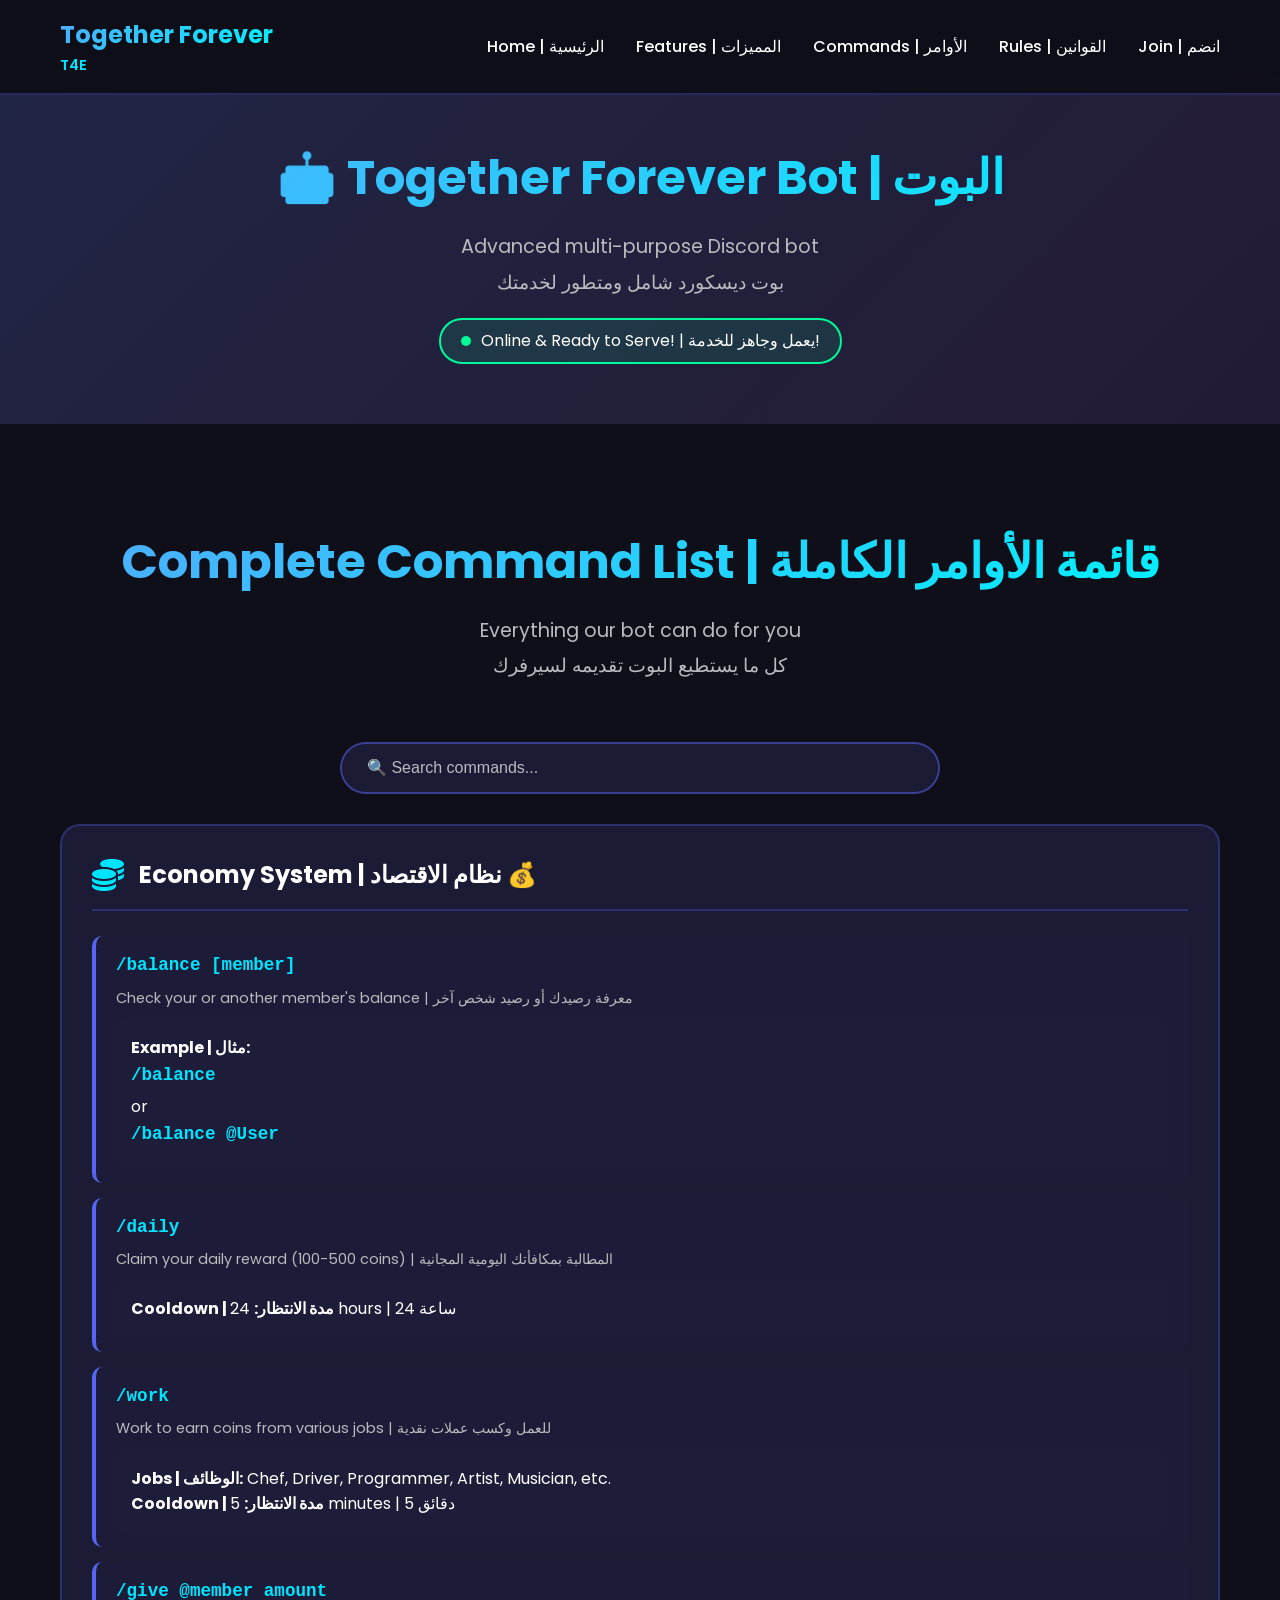
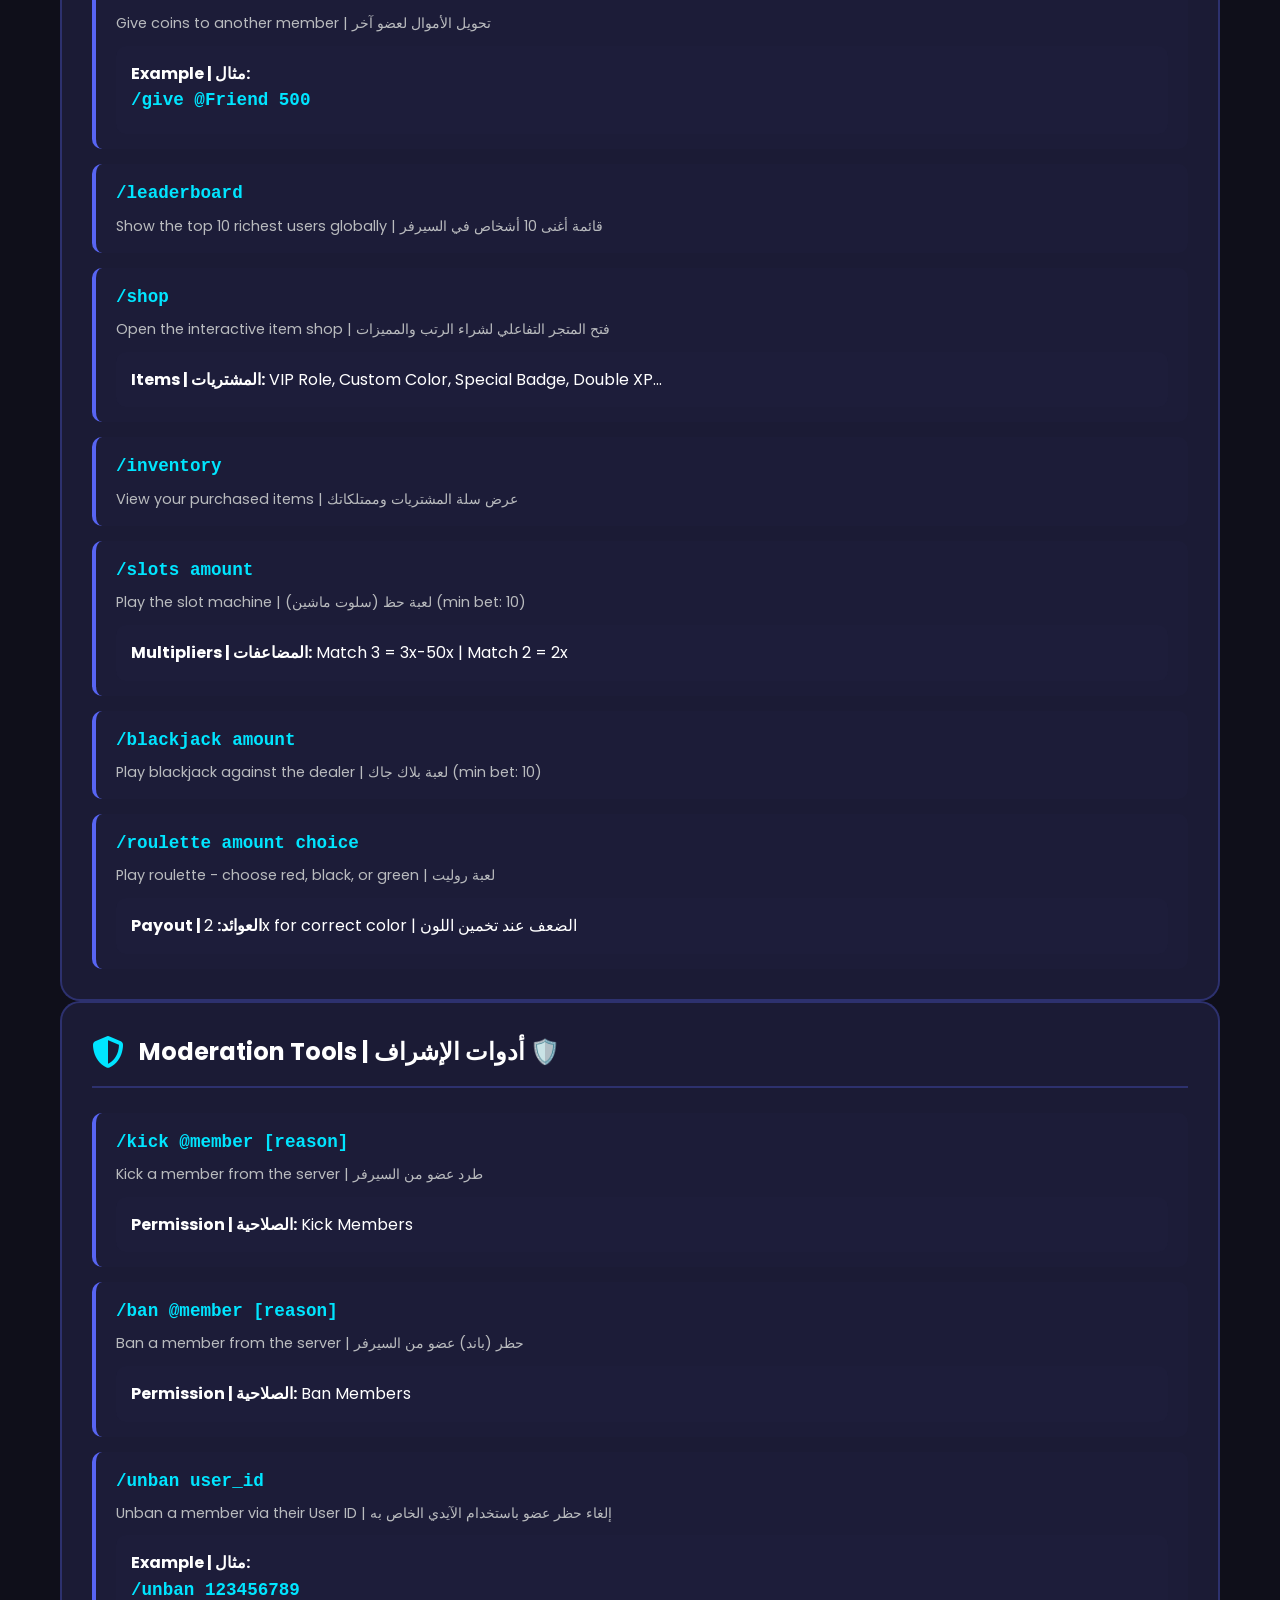
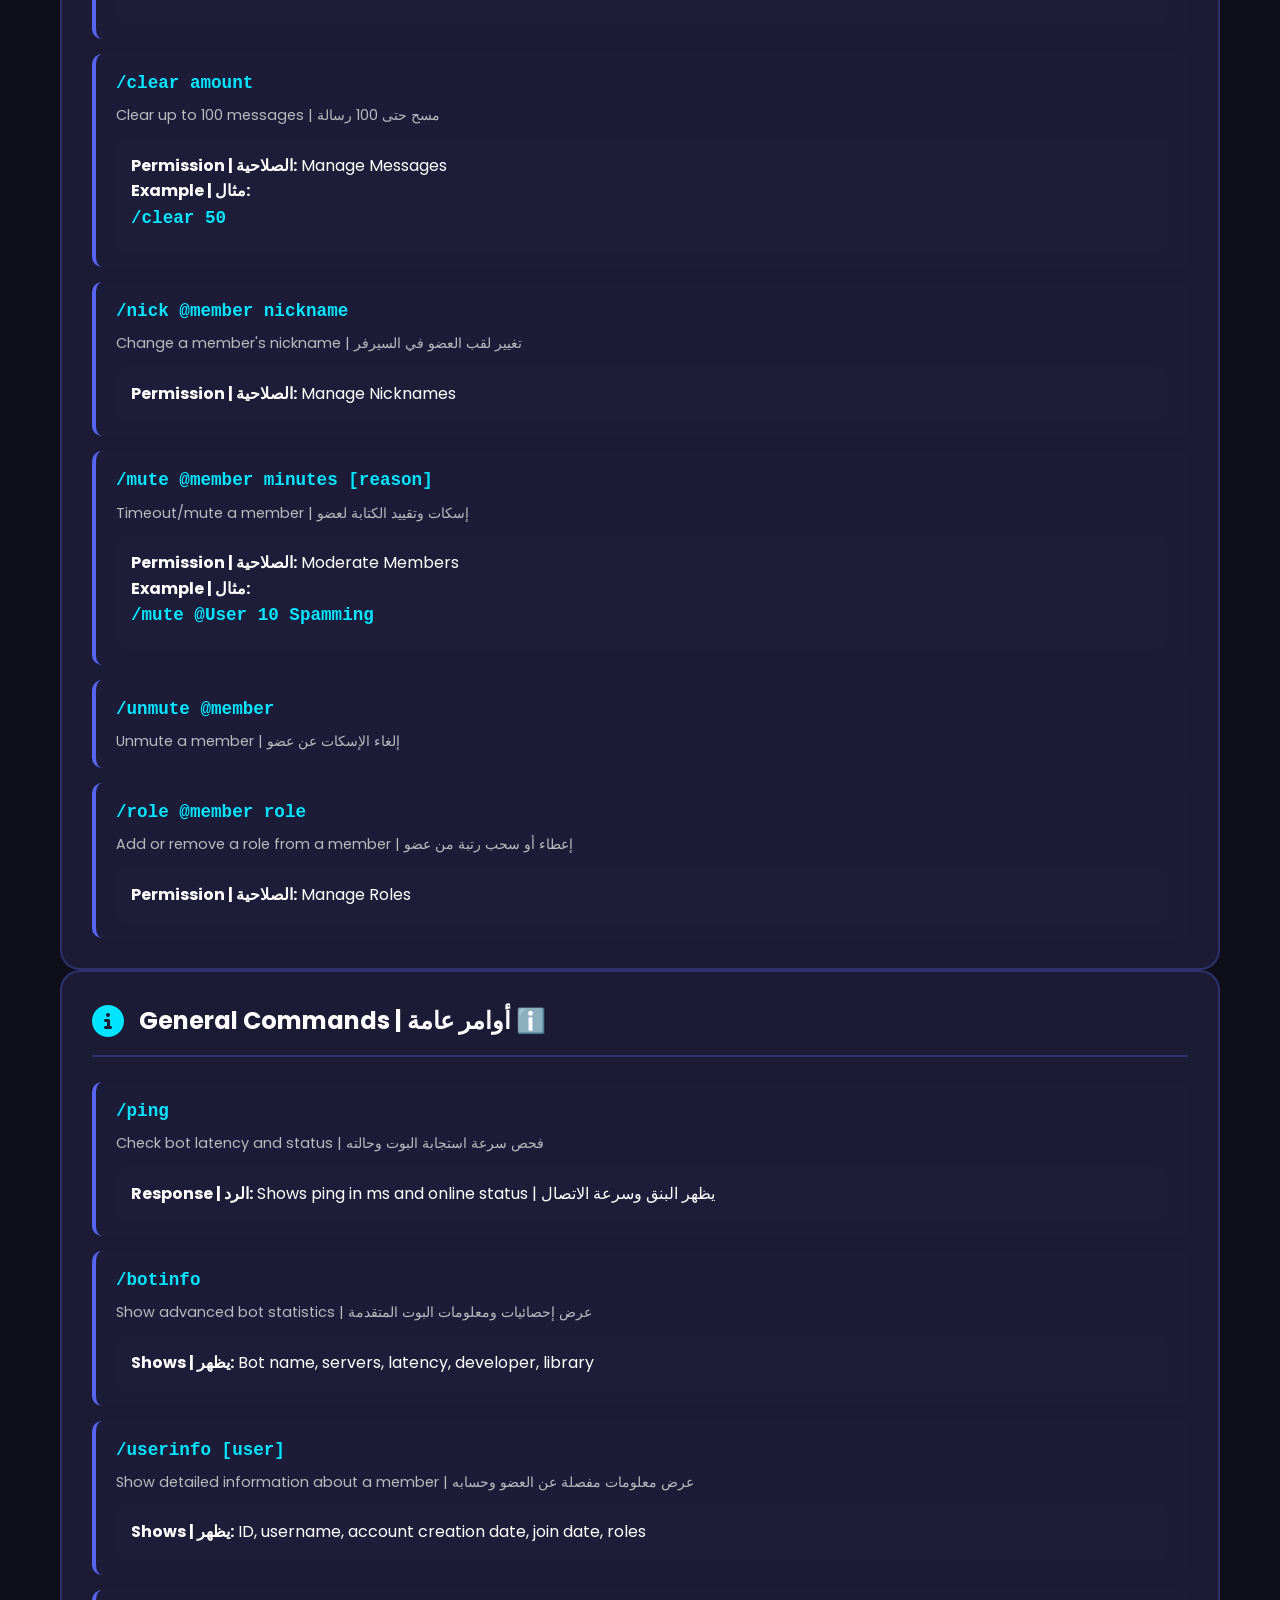
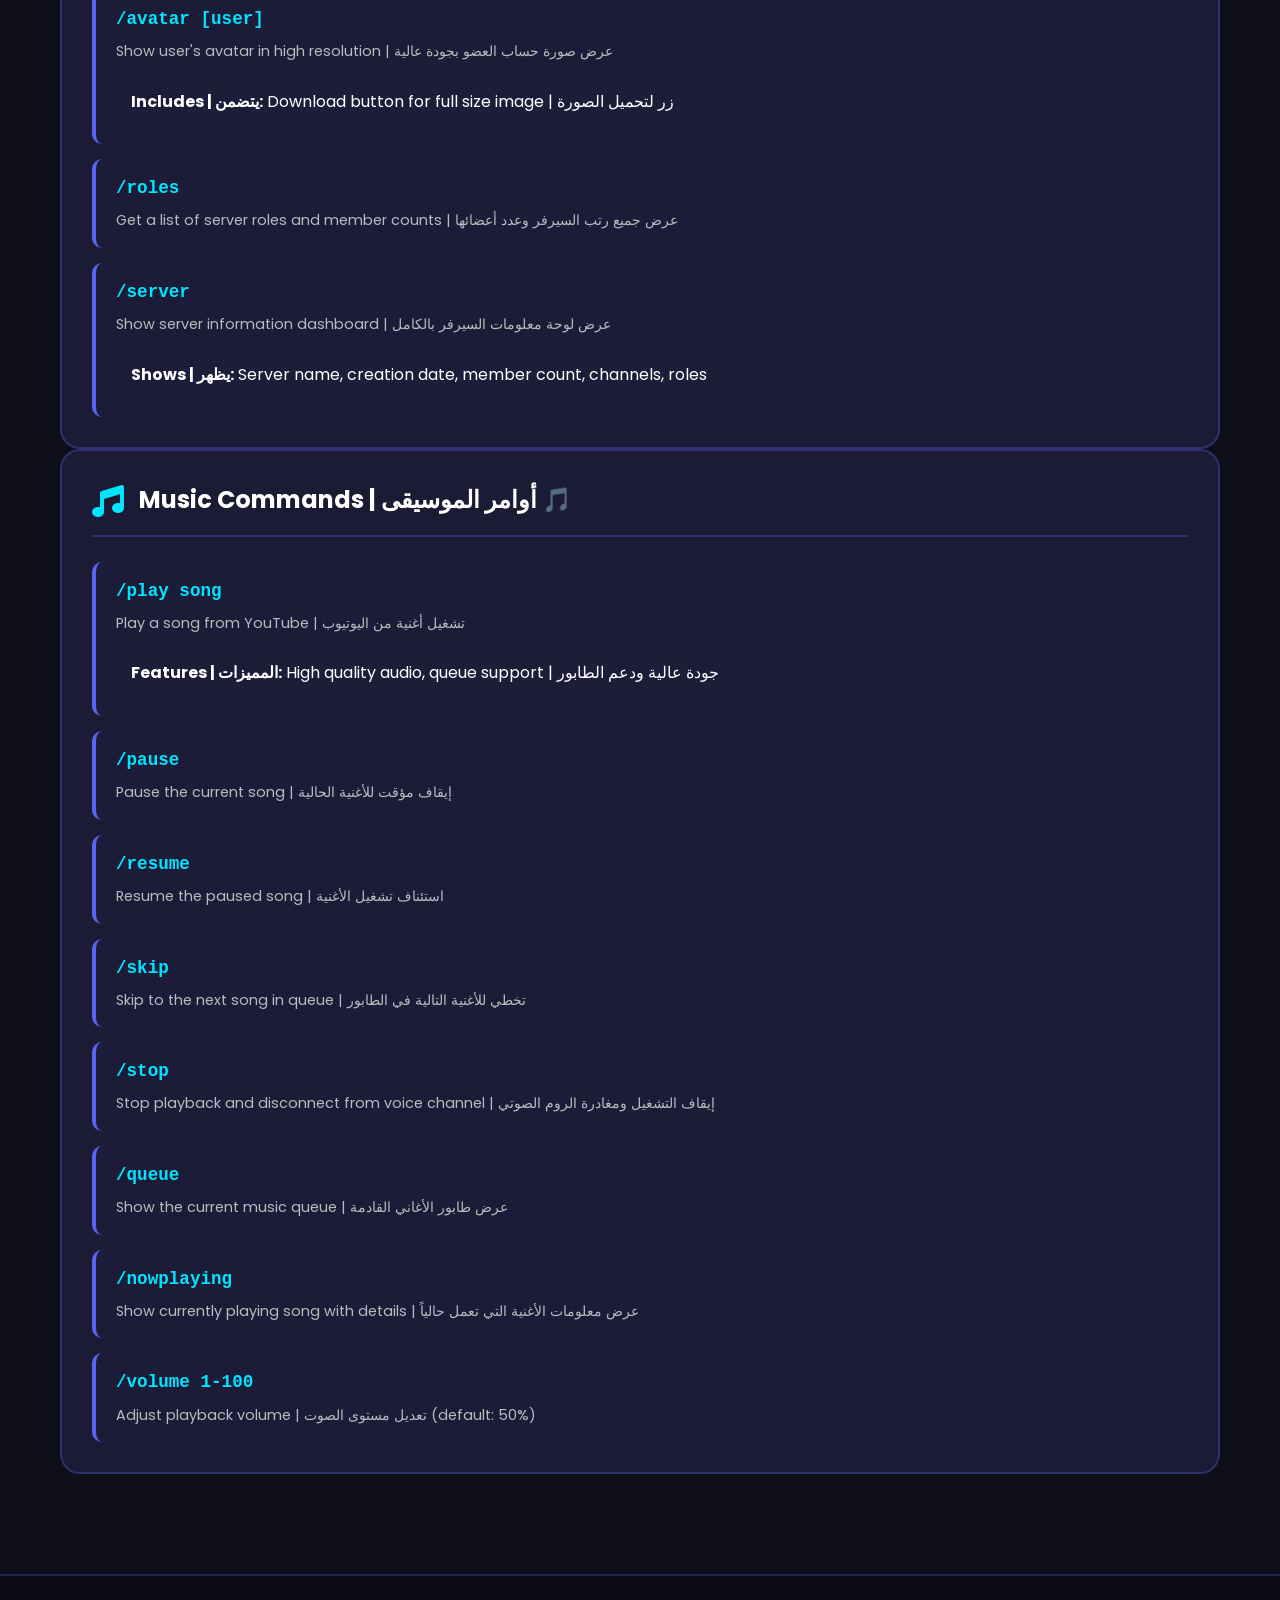
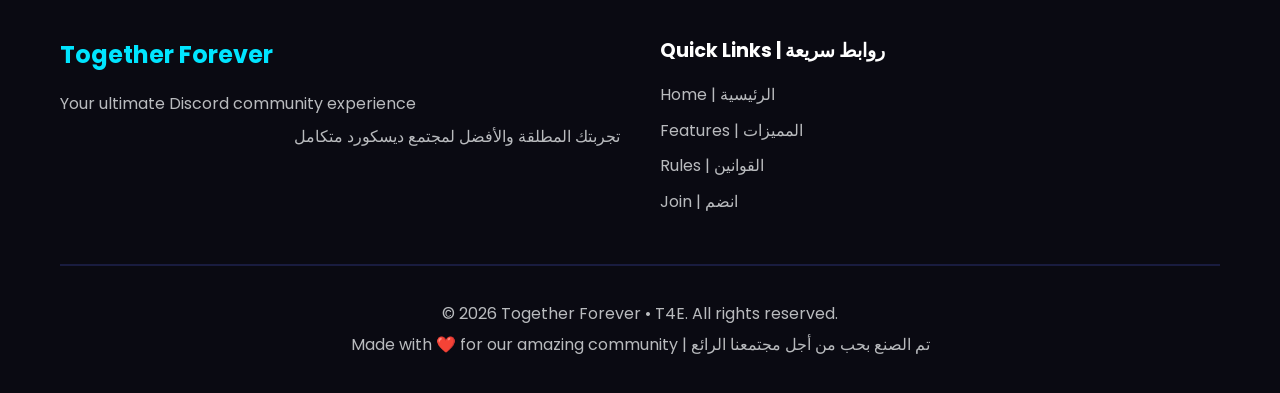
<file: commands.html>
<!DOCTYPE html>
<html lang="en">
<head>
    <meta charset="UTF-8">
    <meta name="viewport" content="width=device-width, initial-scale=1.0">
    <title>Bot Commands - Together Forever • T4E</title>
    <link rel="stylesheet" href="styles.css">
    <link rel="preconnect" href="https://fonts.googleapis.com">
    <link rel="preconnect" href="https://fonts.gstatic.com" crossorigin>
    <link href="https://fonts.googleapis.com/css2?family=Poppins:wght@300;400;500;600;700;800&display=swap" rel="stylesheet">
    <link rel="stylesheet" href="https://cdnjs.cloudflare.com/ajax/libs/font-awesome/6.4.0/css/all.min.css">
    <style>
        body {
            padding-top: 80px;
        }
        
        .bot-header {
            text-align: center;
            padding: 60px 20px;
            background: linear-gradient(135deg, rgba(102, 126, 234, 0.2) 0%, rgba(118, 75, 162, 0.2) 100%);
        }
        
        .bot-avatar {
            width: 150px;
            height: 150px;
            border-radius: 50%;
            border: 4px solid var(--accent-color);
            box-shadow: 0 10px 40px rgba(0, 229, 255, 0.4);
            margin-bottom: 20px;
        }
        
        .bot-status {
            display: inline-flex;
            align-items: center;
            gap: 10px;
            background: rgba(0, 250, 154, 0.1);
            border: 2px solid var(--success-color);
            padding: 8px 20px;
            border-radius: 50px;
            margin-top: 20px;
        }
        
        .status-dot {
            width: 10px;
            height: 10px;
            background: var(--success-color);
            border-radius: 50%;
            animation: pulse-dot 2s ease-in-out infinite;
        }
        
        @keyframes pulse-dot {
            0%, 100% { opacity: 1; }
            50% { opacity: 0.5; }
        }
        
        .command-detail {
            background: var(--card-bg);
            border-radius: 15px;
            padding: 25px;
            margin: 20px 0;
            border-left: 4px solid var(--primary-color);
        }
        
        .command-detail h4 {
            color: var(--accent-color);
            margin-bottom: 10px;
        }
        
        .command-detail code {
            background: rgba(0, 0, 0, 0.3);
            padding: 3px 8px;
            border-radius: 5px;
            font-family: 'Courier New', monospace;
            color: var(--accent-color);
        }
        
        .usage-example {
            background: rgba(30, 30, 60, 0.5);
            padding: 15px;
            border-radius: 10px;
            margin-top: 10px;
        }
        
        .copy-btn {
            background: var(--primary-color);
            color: white;
            border: none;
            padding: 8px 15px;
            border-radius: 5px;
            cursor: pointer;
            font-size: 0.9rem;
            transition: all 0.3s ease;
        }
        
        .copy-btn:hover {
            background: var(--secondary-color);
            transform: translateY(-2px);
        }
    </style>
</head>
<body>
    <!-- Navigation -->
    <nav class="navbar">
        <div class="container">
            <div class="logo">
                <span class="logo-text">Together Forever</span>
                <span class="logo-subtitle">T4E</span>
            </div>
            <ul class="nav-links">
                <li><a href="index.html#home">Home | الرئيسية</a></li>
                <li><a href="index.html#features">Features | المميزات</a></li>
                <li><a href="commands.html">Commands | الأوامر</a></li>
                <li><a href="rules.html">Rules | القوانين</a></li>
                <li><a href="index.html#join">Join | انضم</a></li>
            </ul>
        </div>
    </nav>

    <!-- Bot Header -->
    <section class="bot-header">
        <h1 class="section-title">🤖 Together Forever Bot | البوت</h1>
        <p class="section-subtitle">Advanced multi-purpose Discord bot<br><span dir="rtl" style="display:block; margin-top:5px;">بوت ديسكورد شامل ومتطور لخدمتك</span></p>
        
        <div class="bot-status">
            <div class="status-dot"></div>
            <span>Online & Ready to Serve! | يعمل وجاهز للخدمة!</span>
        </div>
    </section>

    <!-- Commands Detail -->
    <section class="commands">
        <div class="container">
            <div class="section-header">
                <h2 class="section-title">Complete Command List | قائمة الأوامر الكاملة</h2>
                <p class="section-subtitle">Everything our bot can do for you<br><span dir="rtl" style="display:block; margin-top:5px;">كل ما يستطيع البوت تقديمه لسيرفرك</span></p>
            </div>

            <!-- Economy Section -->
            <div class="command-category">
                <div class="category-header">
                    <i class="fas fa-coins"></i>
                    <h3>Economy System | نظام الاقتصاد 💰</h3>
                </div>
                
                <div class="command-list">
                    <div class="command-item">
                        <code>/balance [member]</code>
                        <span>Check your or another member's balance | <span dir="rtl">معرفة رصيدك أو رصيد شخص آخر</span></span>
                        <div class="usage-example">
                            <strong>Example | مثال:</strong> <code>/balance</code> or <code>/balance @User</code>
                        </div>
                    </div>
                    
                    <div class="command-item">
                        <code>/daily</code>
                        <span>Claim your daily reward (100-500 coins) | <span dir="rtl">المطالبة بمكافأتك اليومية المجانية</span></span>
                        <div class="usage-example">
                            <strong>Cooldown | مدة الانتظار:</strong> 24 hours | 24 ساعة
                        </div>
                    </div>
                    
                    <div class="command-item">
                        <code>/work</code>
                        <span>Work to earn coins from various jobs | <span dir="rtl">للعمل وكسب عملات نقدية</span></span>
                        <div class="usage-example">
                            <strong>Jobs | الوظائف:</strong> Chef, Driver, Programmer, Artist, Musician, etc.<br>
                            <strong>Cooldown | مدة الانتظار:</strong> 5 minutes | 5 دقائق
                        </div>
                    </div>
                    
                    <div class="command-item">
                        <code>/give @member amount</code>
                        <span>Give coins to another member | <span dir="rtl">تحويل الأموال لعضو آخر</span></span>
                        <div class="usage-example">
                            <strong>Example | مثال:</strong> <code>/give @Friend 500</code>
                        </div>
                    </div>
                    
                    <div class="command-item">
                        <code>/leaderboard</code>
                        <span>Show the top 10 richest users globally | <span dir="rtl">قائمة أغنى 10 أشخاص في السيرفر</span></span>
                    </div>
                    
                    <div class="command-item">
                        <code>/shop</code>
                        <span>Open the interactive item shop | <span dir="rtl">فتح المتجر التفاعلي لشراء الرتب والمميزات</span></span>
                        <div class="usage-example">
                            <strong>Items | المشتريات:</strong> VIP Role, Custom Color, Special Badge, Double XP...
                        </div>
                    </div>
                    
                    <div class="command-item">
                        <code>/inventory</code>
                        <span>View your purchased items | <span dir="rtl">عرض سلة المشتريات وممتلكاتك</span></span>
                    </div>
                    
                    <div class="command-item">
                        <code>/slots amount</code>
                        <span>Play the slot machine | <span dir="rtl">لعبة حظ (سلوت ماشين)</span> (min bet: 10)</span>
                        <div class="usage-example">
                            <strong>Multipliers | المضاعفات:</strong> Match 3 = 3x-50x | Match 2 = 2x
                        </div>
                    </div>
                    
                    <div class="command-item">
                        <code>/blackjack amount</code>
                        <span>Play blackjack against the dealer | <span dir="rtl">لعبة بلاك جاك</span> (min bet: 10)</span>
                    </div>
                    
                    <div class="command-item">
                        <code>/roulette amount choice</code>
                        <span>Play roulette - choose red, black, or green | <span dir="rtl">لعبة روليت</span></span>
                        <div class="usage-example">
                            <strong>Payout | العوائد:</strong> 2x for correct color | الضعف عند تخمين اللون
                        </div>
                    </div>
                </div>
            </div>

            <!-- Moderation Section -->
            <div class="command-category">
                <div class="category-header">
                    <i class="fas fa-shield-alt"></i>
                    <h3>Moderation Tools | أدوات الإشراف 🛡️</h3>
                </div>
                
                <div class="command-list">
                    <div class="command-item">
                        <code>/kick @member [reason]</code>
                        <span>Kick a member from the server | <span dir="rtl">طرد عضو من السيرفر</span></span>
                        <div class="usage-example">
                            <strong>Permission | الصلاحية:</strong> Kick Members
                        </div>
                    </div>
                    
                    <div class="command-item">
                        <code>/ban @member [reason]</code>
                        <span>Ban a member from the server | <span dir="rtl">حظر (باند) عضو من السيرفر</span></span>
                        <div class="usage-example">
                            <strong>Permission | الصلاحية:</strong> Ban Members
                        </div>
                    </div>
                    
                    <div class="command-item">
                        <code>/unban user_id</code>
                        <span>Unban a member via their User ID | <span dir="rtl">إلغاء حظر عضو باستخدام الآيدي الخاص به</span></span>
                        <div class="usage-example">
                            <strong>Example | مثال:</strong> <code>/unban 123456789</code>
                        </div>
                    </div>
                    
                    <div class="command-item">
                        <code>/clear amount</code>
                        <span>Clear up to 100 messages | <span dir="rtl">مسح حتى 100 رسالة</span></span>
                        <div class="usage-example">
                            <strong>Permission | الصلاحية:</strong> Manage Messages<br>
                            <strong>Example | مثال:</strong> <code>/clear 50</code>
                        </div>
                    </div>
                    
                    <div class="command-item">
                        <code>/nick @member nickname</code>
                        <span>Change a member's nickname | <span dir="rtl">تغيير لقب العضو في السيرفر</span></span>
                        <div class="usage-example">
                            <strong>Permission | الصلاحية:</strong> Manage Nicknames
                        </div>
                    </div>
                    
                    <div class="command-item">
                        <code>/mute @member minutes [reason]</code>
                        <span>Timeout/mute a member | <span dir="rtl">إسكات وتقييد الكتابة لعضو</span></span>
                        <div class="usage-example">
                            <strong>Permission | الصلاحية:</strong> Moderate Members<br>
                            <strong>Example | مثال:</strong> <code>/mute @User 10 Spamming</code>
                        </div>
                    </div>
                    
                    <div class="command-item">
                        <code>/unmute @member</code>
                        <span>Unmute a member | <span dir="rtl">إلغاء الإسكات عن عضو</span></span>
                    </div>
                    
                    <div class="command-item">
                        <code>/role @member role</code>
                        <span>Add or remove a role from a member | <span dir="rtl">إعطاء أو سحب رتبة من عضو</span></span>
                        <div class="usage-example">
                            <strong>Permission | الصلاحية:</strong> Manage Roles
                        </div>
                    </div>
                </div>
            </div>

            <!-- General Section -->
            <div class="command-category">
                <div class="category-header">
                    <i class="fas fa-info-circle"></i>
                    <h3>General Commands | أوامر عامة ℹ️</h3>
                </div>
                
                <div class="command-list">
                    <div class="command-item">
                        <code>/ping</code>
                        <span>Check bot latency and status | <span dir="rtl">فحص سرعة استجابة البوت وحالته</span></span>
                        <div class="usage-example">
                            <strong>Response | الرد:</strong> Shows ping in ms and online status | يظهر البنق وسرعة الاتصال
                        </div>
                    </div>
                    
                    <div class="command-item">
                        <code>/botinfo</code>
                        <span>Show advanced bot statistics | <span dir="rtl">عرض إحصائيات ومعلومات البوت المتقدمة</span></span>
                        <div class="usage-example">
                            <strong>Shows | يظهر:</strong> Bot name, servers, latency, developer, library
                        </div>
                    </div>
                    
                    <div class="command-item">
                        <code>/userinfo [user]</code>
                        <span>Show detailed information about a member | <span dir="rtl">عرض معلومات مفصلة عن العضو وحسابه</span></span>
                        <div class="usage-example">
                            <strong>Shows | يظهر:</strong> ID, username, account creation date, join date, roles
                        </div>
                    </div>
                    
                    <div class="command-item">
                        <code>/avatar [user]</code>
                        <span>Show user's avatar in high resolution | <span dir="rtl">عرض صورة حساب العضو بجودة عالية</span></span>
                        <div class="usage-example">
                            <strong>Includes | يتضمن:</strong> Download button for full size image | زر لتحميل الصورة
                        </div>
                    </div>
                    
                    <div class="command-item">
                        <code>/roles</code>
                        <span>Get a list of server roles and member counts | <span dir="rtl">عرض جميع رتب السيرفر وعدد أعضائها</span></span>
                    </div>
                    
                    <div class="command-item">
                        <code>/server</code>
                        <span>Show server information dashboard | <span dir="rtl">عرض لوحة معلومات السيرفر بالكامل</span></span>
                        <div class="usage-example">
                            <strong>Shows | يظهر:</strong> Server name, creation date, member count, channels, roles
                        </div>
                    </div>
                </div>
            </div>

            <!-- Music Section -->
            <div class="command-category">
                <div class="category-header">
                    <i class="fas fa-music"></i>
                    <h3>Music Commands | أوامر الموسيقى 🎵</h3>
                </div>
                
                <div class="command-list">
                    <div class="command-item">
                        <code>/play song</code>
                        <span>Play a song from YouTube | <span dir="rtl">تشغيل أغنية من اليوتيوب</span></span>
                        <div class="usage-example">
                            <strong>Features | المميزات:</strong> High quality audio, queue support | جودة عالية ودعم الطابور
                        </div>
                    </div>
                    
                    <div class="command-item">
                        <code>/pause</code>
                        <span>Pause the current song | <span dir="rtl">إيقاف مؤقت للأغنية الحالية</span></span>
                    </div>
                    
                    <div class="command-item">
                        <code>/resume</code>
                        <span>Resume the paused song | <span dir="rtl">استئناف تشغيل الأغنية</span></span>
                    </div>
                    
                    <div class="command-item">
                        <code>/skip</code>
                        <span>Skip to the next song in queue | <span dir="rtl">تخطي للأغنية التالية في الطابور</span></span>
                    </div>
                    
                    <div class="command-item">
                        <code>/stop</code>
                        <span>Stop playback and disconnect from voice channel | <span dir="rtl">إيقاف التشغيل ومغادرة الروم الصوتي</span></span>
                    </div>
                    
                    <div class="command-item">
                        <code>/queue</code>
                        <span>Show the current music queue | <span dir="rtl">عرض طابور الأغاني القادمة</span></span>
                    </div>
                    
                    <div class="command-item">
                        <code>/nowplaying</code>
                        <span>Show currently playing song with details | <span dir="rtl">عرض معلومات الأغنية التي تعمل حالياً</span></span>
                    </div>
                    
                    <div class="command-item">
                        <code>/volume 1-100</code>
                        <span>Adjust playback volume | <span dir="rtl">تعديل مستوى الصوت</span> (default: 50%)</span>
                    </div>
                </div>
            </div>
        </div>
    </section>

    <!-- Footer -->
    <footer class="footer">
        <div class="container">
            <div class="footer-content">
                <div class="footer-section">
                    <h3>Together Forever</h3>
                    <p>Your ultimate Discord community experience<br><span dir="rtl" style="display:block; margin-top:5px; color:var(--text-secondary);">تجربتك المطلقة والأفضل لمجتمع ديسكورد متكامل</span></p>
                </div>
                <div class="footer-section">
                    <h4>Quick Links | روابط سريعة</h4>
                    <ul>
                        <li><a href="index.html#home">Home | الرئيسية</a></li>
                        <li><a href="index.html#features">Features | المميزات</a></li>
                        <li><a href="rules.html">Rules | القوانين</a></li>
                        <li><a href="index.html#join">Join | انضم</a></li>
                    </ul>
                </div>
            </div>
            <div class="footer-bottom">
                <p>&copy; 2026 Together Forever • T4E. All rights reserved.</p>
                <p>Made with ❤️ for our amazing community | تم الصنع بحب من أجل مجتمعنا الرائع</p>
            </div>
        </div>
    </footer>

    <script src="script.js"></script>
</body>
</html>
</file>
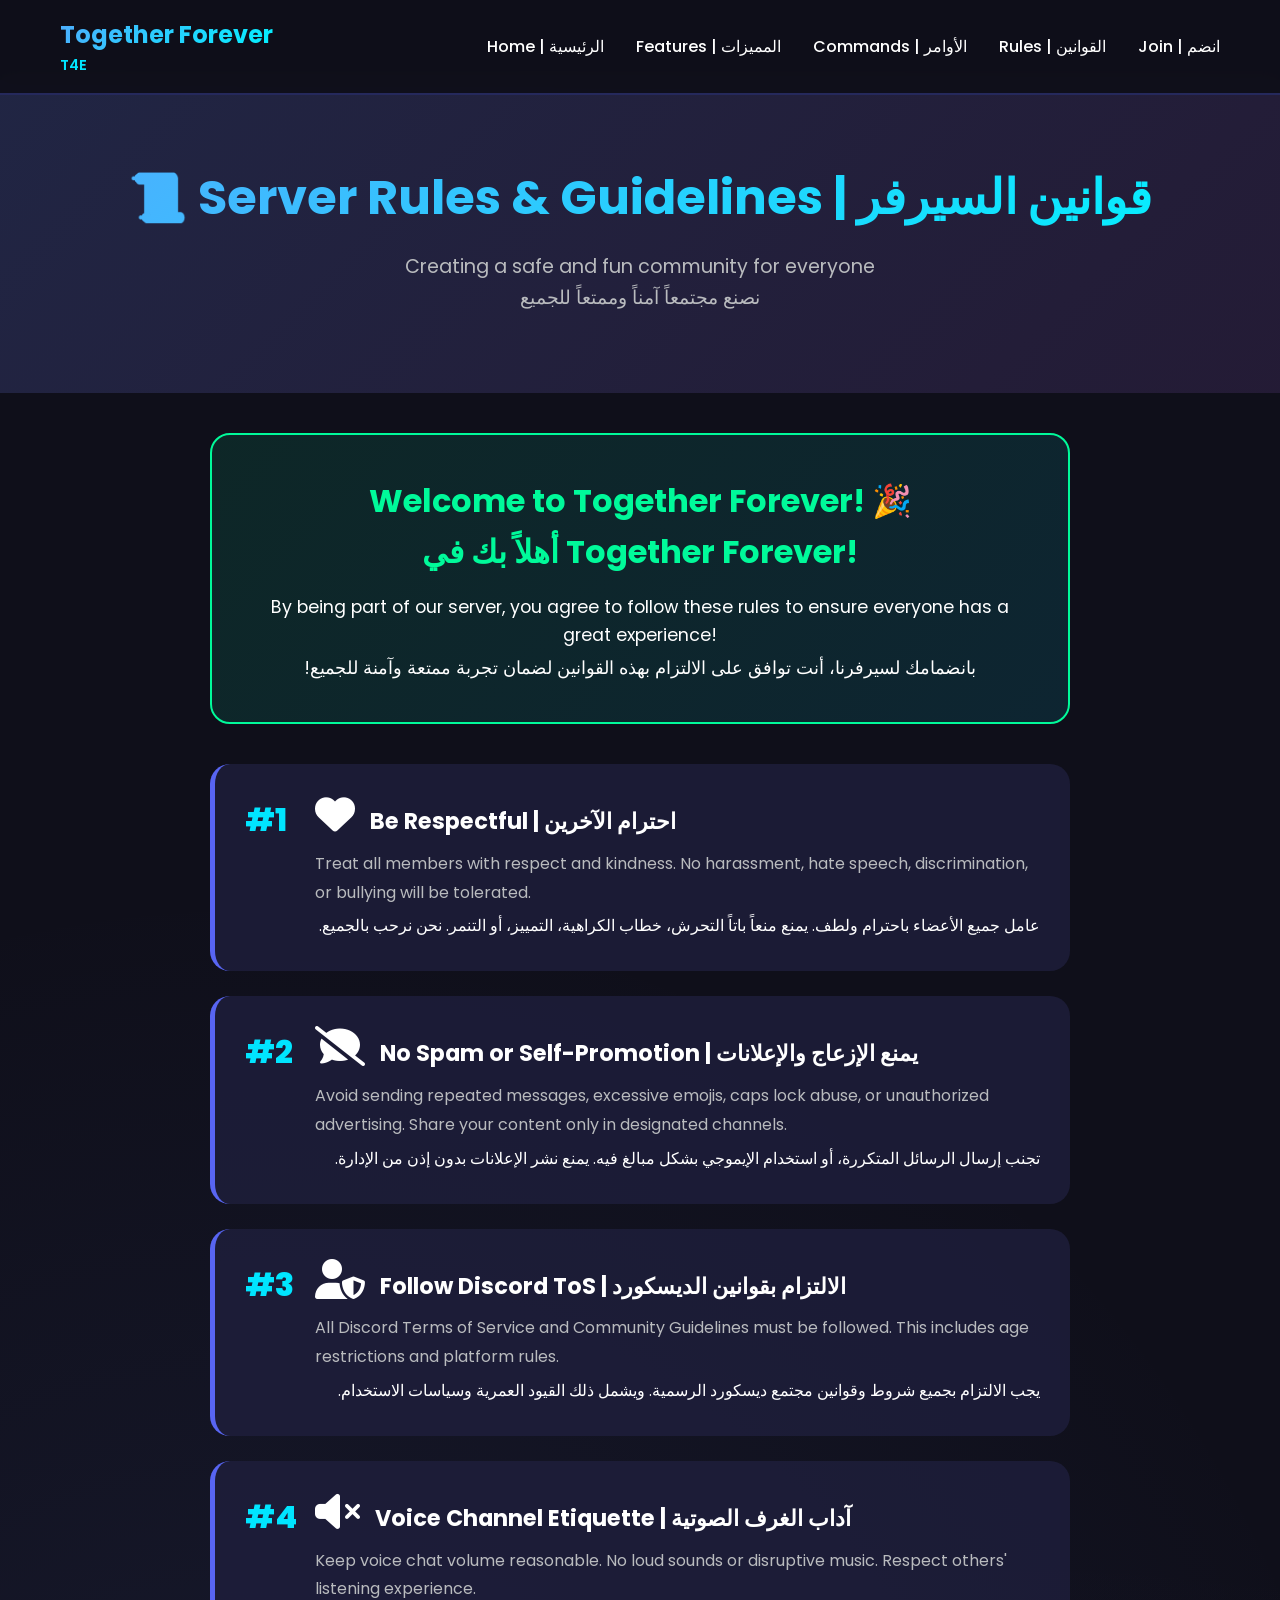
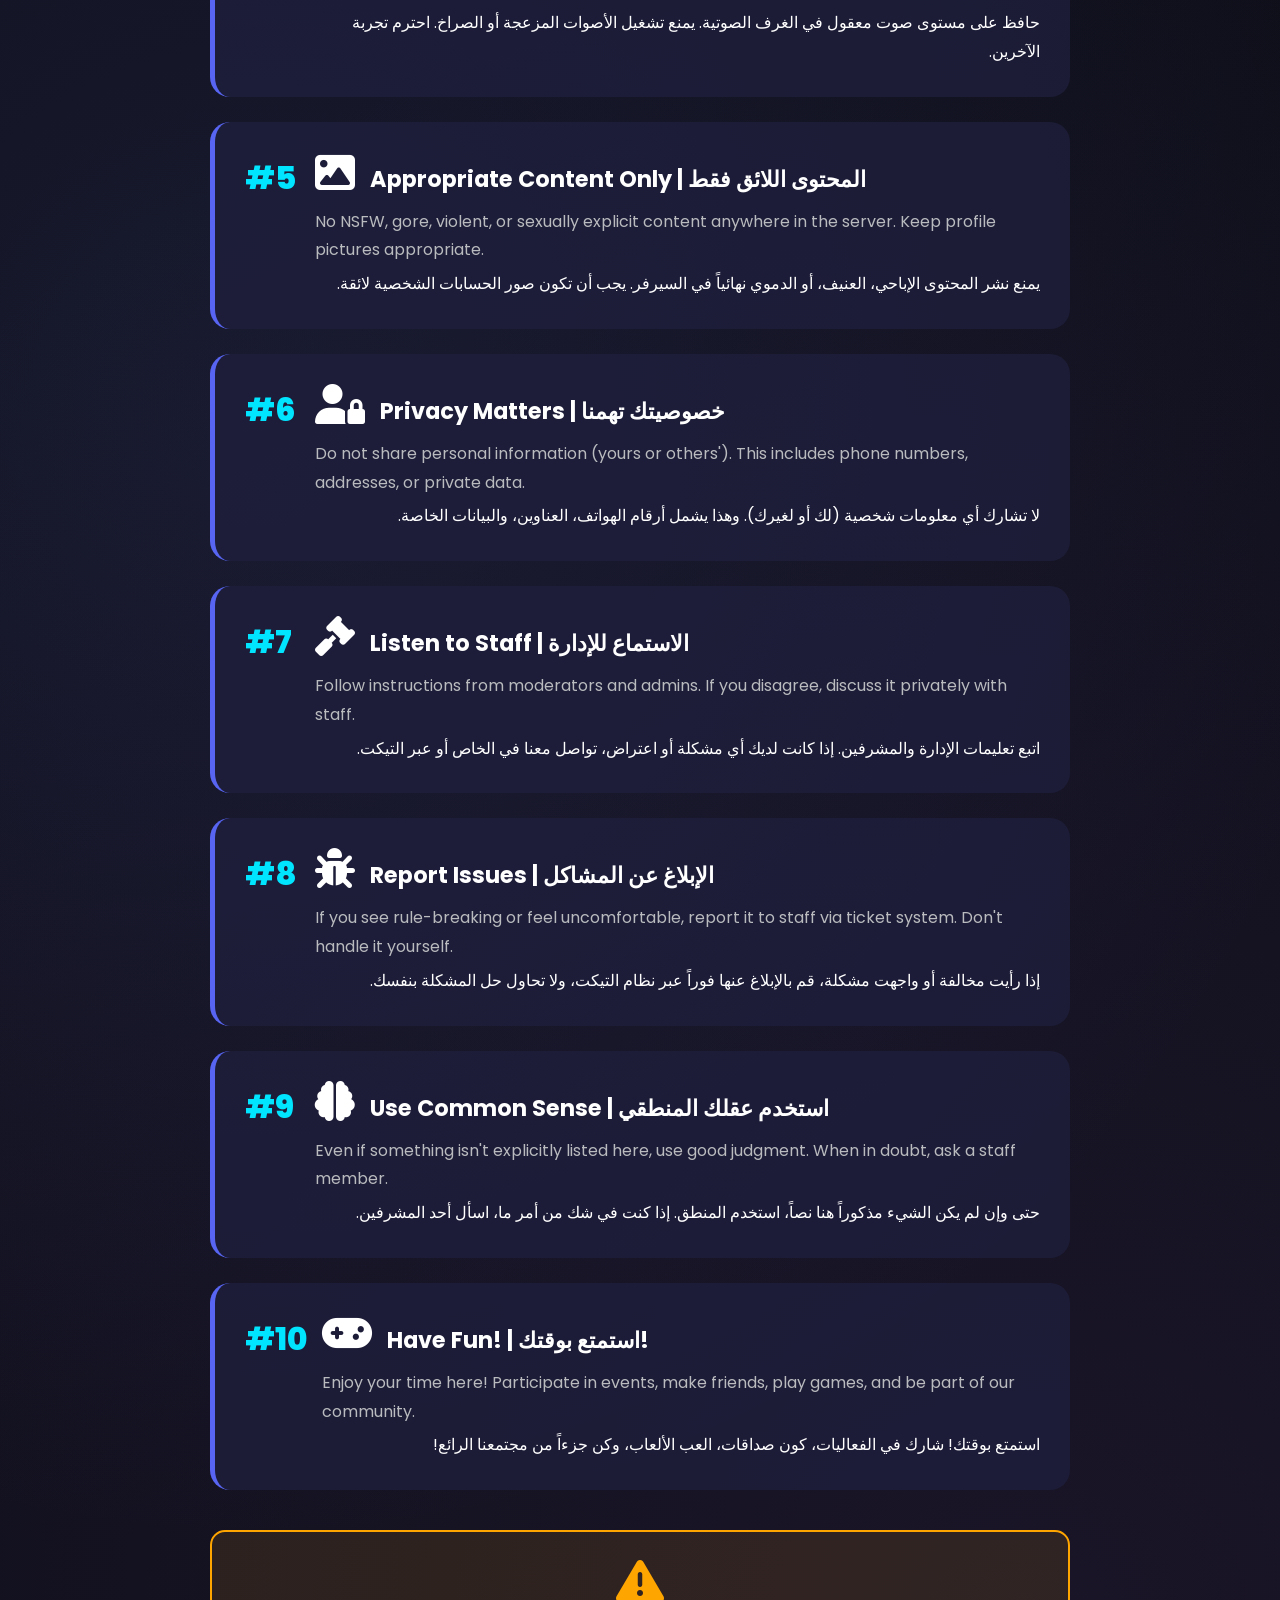
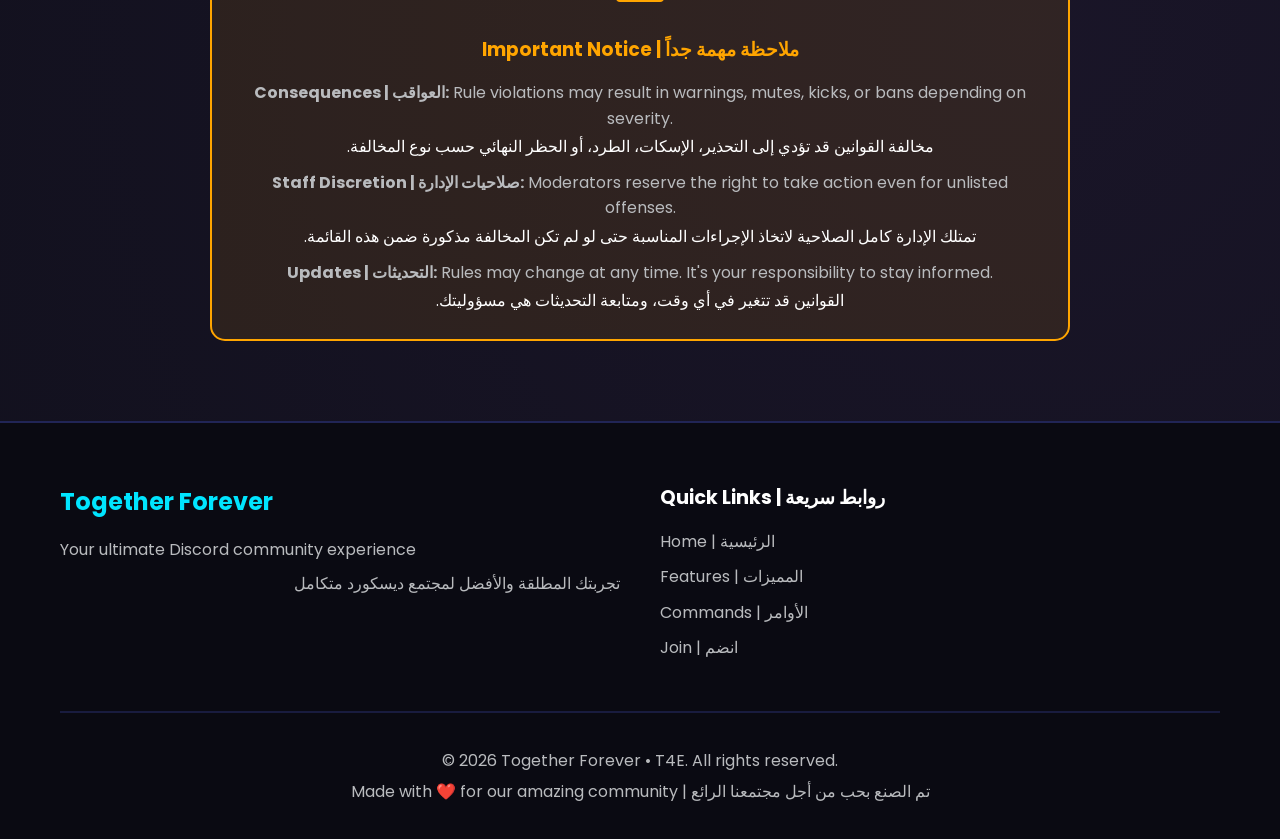
<file: rules.html>
<!DOCTYPE html>
<html lang="en">
<head>
    <meta charset="UTF-8">
    <meta name="viewport" content="width=device-width, initial-scale=1.0">
    <title>Server Rules - Together Forever • T4E</title>
    <link rel="stylesheet" href="styles.css">
    <link rel="preconnect" href="https://fonts.googleapis.com">
    <link rel="preconnect" href="https://fonts.gstatic.com" crossorigin>
    <link href="https://fonts.googleapis.com/css2?family=Poppins:wght@300;400;500;600;700;800&display=swap" rel="stylesheet">
    <link rel="stylesheet" href="https://cdnjs.cloudflare.com/ajax/libs/font-awesome/6.4.0/css/all.min.css">
    <style>
        body {
            padding-top: 80px;
        }
        
        .rules-header {
            text-align: center;
            padding: 80px 20px;
            background: linear-gradient(135deg, rgba(102, 126, 234, 0.2) 0%, rgba(118, 75, 162, 0.2) 100%);
        }
        
        .rules-container {
            max-width: 900px;
            margin: 0 auto;
            padding: 40px 20px;
        }
        
        .rule-card {
            background: var(--card-bg);
            border-radius: 20px;
            padding: 30px;
            margin-bottom: 25px;
            border-left: 5px solid var(--primary-color);
            transition: all 0.3s ease;
            display: flex;
            gap: 20px;
            align-items: flex-start;
        }
        
        .rule-card:hover {
            transform: translateX(10px);
            border-left-color: var(--accent-color);
            box-shadow: 0 10px 40px rgba(88, 101, 242, 0.3);
        }
        
        .rule-number {
            font-size: 2rem;
            font-weight: 800;
            color: var(--accent-color);
            min-width: 50px;
        }
        
        .rule-content h3 {
            color: var(--text-primary);
            margin-bottom: 10px;
            font-size: 1.4rem;
        }
        
        .rule-content p {
            color: var(--text-secondary);
            line-height: 1.8;
        }
        
        .rule-icon {
            font-size: 2.5rem;
            margin-right: 15px;
        }
        
        .important-note {
            background: rgba(255, 165, 0, 0.1);
            border: 2px solid var(--warning-color);
            border-radius: 15px;
            padding: 25px;
            margin: 40px 0;
            text-align: center;
        }
        
        .important-note i {
            font-size: 3rem;
            color: var(--warning-color);
            margin-bottom: 15px;
        }
        
        .welcome-box {
            background: linear-gradient(135deg, rgba(0, 250, 154, 0.1), rgba(0, 229, 255, 0.1));
            border: 2px solid var(--success-color);
            border-radius: 20px;
            padding: 40px;
            text-align: center;
            margin-bottom: 40px;
        }
        
        .welcome-box h2 {
            color: var(--success-color);
            font-size: 2rem;
            margin-bottom: 15px;
        }
        
        .welcome-box p {
            color: var(--text-primary);
            font-size: 1.1rem;
        }
    </style>
</head>
<body>
    <!-- Navigation -->
    <nav class="navbar">
        <div class="container">
            <div class="logo">
                <span class="logo-text">Together Forever</span>
                <span class="logo-subtitle">T4E</span>
            </div>
            <ul class="nav-links">
                <li><a href="index.html#home">Home | الرئيسية</a></li>
                <li><a href="index.html#features">Features | المميزات</a></li>
                <li><a href="commands.html">Commands | الأوامر</a></li>
                <li><a href="rules.html">Rules | القوانين</a></li>
                <li><a href="index.html#join">Join | انضم</a></li>
            </ul>
        </div>
    </nav>

    <!-- Rules Header -->
    <section class="rules-header">
        <h1 class="section-title">📜 Server Rules & Guidelines | قوانين السيرفر</h1>
        <p class="section-subtitle">Creating a safe and fun community for everyone<br>نصنع مجتمعاً آمناً وممتعاً للجميع</p>
    </section>

    <!-- Welcome Box -->
    <div class="rules-container">
        <div class="welcome-box">
            <h2>Welcome to Together Forever! 🎉<br>أهلاً بك في Together Forever!</h2>
            <p>By being part of our server, you agree to follow these rules to ensure everyone has a great experience!<br><span dir="rtl" style="display:block; margin-top:5px; color:var(--text-primary);">بانضمامك لسيرفرنا، أنت توافق على الالتزام بهذه القوانين لضمان تجربة ممتعة وآمنة للجميع!</span></p>
        </div>

        <!-- Rule Cards -->
        <div class="rule-card">
            <div class="rule-number">#1</div>
            <div class="rule-content">
                <h3><i class="fas fa-heart rule-icon"></i>Be Respectful | احترام الآخرين</h3>
                <p>Treat all members with respect and kindness. No harassment, hate speech, discrimination, or bullying will be tolerated.<br><span dir="rtl" style="display:block; margin-top:5px; color:var(--text-primary);">عامل جميع الأعضاء باحترام ولطف. يمنع منعاً باتاً التحرش، خطاب الكراهية، التمييز، أو التنمر. نحن نرحب بالجميع.</span></p>
            </div>
        </div>

        <div class="rule-card">
            <div class="rule-number">#2</div>
            <div class="rule-content">
                <h3><i class="fas fa-comment-slash rule-icon"></i>No Spam or Self-Promotion | يمنع الإزعاج والإعلانات</h3>
                <p>Avoid sending repeated messages, excessive emojis, caps lock abuse, or unauthorized advertising. Share your content only in designated channels.<br><span dir="rtl" style="display:block; margin-top:5px; color:var(--text-primary);">تجنب إرسال الرسائل المتكررة، أو استخدام الإيموجي بشكل مبالغ فيه. يمنع نشر الإعلانات بدون إذن من الإدارة.</span></p>
            </div>
        </div>

        <div class="rule-card">
            <div class="rule-number">#3</div>
            <div class="rule-content">
                <h3><i class="fas fa-user-shield rule-icon"></i>Follow Discord ToS | الالتزام بقوانين الديسكورد</h3>
                <p>All Discord Terms of Service and Community Guidelines must be followed. This includes age restrictions and platform rules.<br><span dir="rtl" style="display:block; margin-top:5px; color:var(--text-primary);">يجب الالتزام بجميع شروط وقوانين مجتمع ديسكورد الرسمية. ويشمل ذلك القيود العمرية وسياسات الاستخدام.</span></p>
            </div>
        </div>

        <div class="rule-card">
            <div class="rule-number">#4</div>
            <div class="rule-content">
                <h3><i class="fas fa-volume-mute rule-icon"></i>Voice Channel Etiquette | آداب الغرف الصوتية</h3>
                <p>Keep voice chat volume reasonable. No loud sounds or disruptive music. Respect others' listening experience.<br><span dir="rtl" style="display:block; margin-top:5px; color:var(--text-primary);">حافظ على مستوى صوت معقول في الغرف الصوتية. يمنع تشغيل الأصوات المزعجة أو الصراخ. احترم تجربة الآخرين.</span></p>
            </div>
        </div>

        <div class="rule-card">
            <div class="rule-number">#5</div>
            <div class="rule-content">
                <h3><i class="fas fa-image rule-icon"></i>Appropriate Content Only | المحتوى اللائق فقط</h3>
                <p>No NSFW, gore, violent, or sexually explicit content anywhere in the server. Keep profile pictures appropriate.<br><span dir="rtl" style="display:block; margin-top:5px; color:var(--text-primary);">يمنع نشر المحتوى الإباحي، العنيف، أو الدموي نهائياً في السيرفر. يجب أن تكون صور الحسابات الشخصية لائقة.</span></p>
            </div>
        </div>

        <div class="rule-card">
            <div class="rule-number">#6</div>
            <div class="rule-content">
                <h3><i class="fas fa-user-lock rule-icon"></i>Privacy Matters | خصوصيتك تهمنا</h3>
                <p>Do not share personal information (yours or others'). This includes phone numbers, addresses, or private data.<br><span dir="rtl" style="display:block; margin-top:5px; color:var(--text-primary);">لا تشارك أي معلومات شخصية (لك أو لغيرك). وهذا يشمل أرقام الهواتف، العناوين، والبيانات الخاصة.</span></p>
            </div>
        </div>

        <div class="rule-card">
            <div class="rule-number">#7</div>
            <div class="rule-content">
                <h3><i class="fas fa-gavel rule-icon"></i>Listen to Staff | الاستماع للإدارة</h3>
                <p>Follow instructions from moderators and admins. If you disagree, discuss it privately with staff.<br><span dir="rtl" style="display:block; margin-top:5px; color:var(--text-primary);">اتبع تعليمات الإدارة والمشرفين. إذا كانت لديك أي مشكلة أو اعتراض، تواصل معنا في الخاص أو عبر التيكت.</span></p>
            </div>
        </div>

        <div class="rule-card">
            <div class="rule-number">#8</div>
            <div class="rule-content">
                <h3><i class="fas fa-bug rule-icon"></i>Report Issues | الإبلاغ عن المشاكل</h3>
                <p>If you see rule-breaking or feel uncomfortable, report it to staff via ticket system. Don't handle it yourself.<br><span dir="rtl" style="display:block; margin-top:5px; color:var(--text-primary);">إذا رأيت مخالفة أو واجهت مشكلة، قم بالإبلاغ عنها فوراً عبر نظام التيكت، ولا تحاول حل المشكلة بنفسك.</span></p>
            </div>
        </div>

        <div class="rule-card">
            <div class="rule-number">#9</div>
            <div class="rule-content">
                <h3><i class="fas fa-brain rule-icon"></i>Use Common Sense | استخدم عقلك المنطقي</h3>
                <p>Even if something isn't explicitly listed here, use good judgment. When in doubt, ask a staff member.<br><span dir="rtl" style="display:block; margin-top:5px; color:var(--text-primary);">حتى وإن لم يكن الشيء مذكوراً هنا نصاً، استخدم المنطق. إذا كنت في شك من أمر ما، اسأل أحد المشرفين.</span></p>
            </div>
        </div>

        <div class="rule-card">
            <div class="rule-number">#10</div>
            <div class="rule-content">
                <h3><i class="fas fa-gamepad rule-icon"></i>Have Fun! | استمتع بوقتك!</h3>
                <p>Enjoy your time here! Participate in events, make friends, play games, and be part of our community.<br><span dir="rtl" style="display:block; margin-top:5px; color:var(--text-primary);">استمتع بوقتك! شارك في الفعاليات، كون صداقات، العب الألعاب، وكن جزءاً من مجتمعنا الرائع!</span></p>
            </div>
        </div>

        <!-- Important Note -->
        <div class="important-note">
            <i class="fas fa-exclamation-triangle"></i>
            <h3 style="color: var(--warning-color); margin: 15px 0;">Important Notice | ملاحظة مهمة جداً</h3>
            <p style="color: var(--text-secondary);">
                <strong>Consequences | العواقب:</strong> Rule violations may result in warnings, mutes, kicks, or bans depending on severity.<br>
                <span dir="rtl" style="display:block; margin-top:3px; margin-bottom:10px; color:var(--text-primary);">مخالفة القوانين قد تؤدي إلى التحذير، الإسكات، الطرد، أو الحظر النهائي حسب نوع المخالفة.</span>
                
                <strong>Staff Discretion | صلاحيات الإدارة:</strong> Moderators reserve the right to take action even for unlisted offenses.<br>
                <span dir="rtl" style="display:block; margin-top:3px; margin-bottom:10px; color:var(--text-primary);">تمتلك الإدارة كامل الصلاحية لاتخاذ الإجراءات المناسبة حتى لو لم تكن المخالفة مذكورة ضمن هذه القائمة.</span>
                
                <strong>Updates | التحديثات:</strong> Rules may change at any time. It's your responsibility to stay informed.<br>
                <span dir="rtl" style="display:block; margin-top:3px; color:var(--text-primary);">القوانين قد تتغير في أي وقت، ومتابعة التحديثات هي مسؤوليتك.</span>
            </p>
        </div>
    </div>

    <!-- Footer -->
    <footer class="footer">
        <div class="container">
            <div class="footer-content">
                <div class="footer-section">
                    <h3>Together Forever</h3>
                    <p>Your ultimate Discord community experience<br><span dir="rtl" style="display:block; margin-top:5px; color:var(--text-secondary);">تجربتك المطلقة والأفضل لمجتمع ديسكورد متكامل</span></p>
                </div>
                <div class="footer-section">
                    <h4>Quick Links | روابط سريعة</h4>
                    <ul>
                        <li><a href="index.html#home">Home | الرئيسية</a></li>
                        <li><a href="index.html#features">Features | المميزات</a></li>
                        <li><a href="commands.html">Commands | الأوامر</a></li>
                        <li><a href="index.html#join">Join | انضم</a></li>
                    </ul>
                </div>
            </div>
            <div class="footer-bottom">
                <p>&copy; 2026 Together Forever • T4E. All rights reserved.</p>
                <p>Made with ❤️ for our amazing community | تم الصنع بحب من أجل مجتمعنا الرائع</p>
            </div>
        </div>
    </footer>

    <script src="script.js"></script>
</body>
</html>
</file>
<file: styles.css>
/* Reset & Base Styles */
* {
    margin: 0;
    padding: 0;
    box-sizing: border-box;
}

:root {
    --primary-color: #5865F2;
    --secondary-color: #4752C4;
    --accent-color: #00E5FF;
    --success-color: #00FA9A;
    --warning-color: #FFA500;
    --danger-color: #FF6B6B;
    --dark-bg: #0f0f1a;
    --darker-bg: #0a0a12;
    --card-bg: rgba(30, 30, 60, 0.8);
    --text-primary: #ffffff;
    --text-secondary: #b9bbbe;
    --gradient-1: linear-gradient(135deg, #667eea 0%, #764ba2 100%);
    --gradient-2: linear-gradient(135deg, #f093fb 0%, #f5576c 100%);
    --gradient-3: linear-gradient(135deg, #4facfe 0%, #00f2fe 100%);
    --gradient-4: linear-gradient(135deg, #43e97b 0%, #38f9d7 100%);
}

html {
    scroll-behavior: smooth;
}

body {
    font-family: 'Poppins', sans-serif;
    background: var(--dark-bg);
    color: var(--text-primary);
    line-height: 1.6;
    overflow-x: hidden;
    background-image: 
        radial-gradient(circle at 20% 50%, rgba(102, 126, 234, 0.1) 0%, transparent 50%),
        radial-gradient(circle at 80% 80%, rgba(118, 75, 162, 0.1) 0%, transparent 50%);
}

.container {
    max-width: 1200px;
    margin: 0 auto;
    padding: 0 20px;
}

/* Navigation */
.navbar {
    position: fixed;
    top: 0;
    width: 100%;
    background: rgba(15, 15, 26, 0.95);
    backdrop-filter: blur(10px);
    z-index: 1000;
    padding: 1rem 0;
    border-bottom: 2px solid rgba(88, 101, 242, 0.3);
}

.navbar .container {
    display: flex;
    justify-content: space-between;
    align-items: center;
}

.logo {
    display: flex;
    flex-direction: column;
}

.logo-text {
    font-size: 1.5rem;
    font-weight: 700;
    background: var(--gradient-3);
    -webkit-background-clip: text;
    -webkit-text-fill-color: transparent;
    background-clip: text;
}

.logo-subtitle {
    font-size: 0.9rem;
    color: var(--accent-color);
    font-weight: 600;
}

.nav-links {
    display: flex;
    list-style: none;
    gap: 2rem;
}

.nav-links a {
    color: var(--text-primary);
    text-decoration: none;
    font-weight: 500;
    transition: all 0.3s ease;
    position: relative;
}

.nav-links a::after {
    content: '';
    position: absolute;
    bottom: -5px;
    left: 0;
    width: 0;
    height: 2px;
    background: var(--accent-color);
    transition: width 0.3s ease;
}

.nav-links a:hover::after {
    width: 100%;
}

.nav-links a:hover {
    color: var(--accent-color);
}

.hamburger {
    display: none;
    flex-direction: column;
    cursor: pointer;
    gap: 5px;
}

.hamburger span {
    width: 25px;
    height: 3px;
    background: var(--text-primary);
    transition: all 0.3s ease;
}

/* Hero Section */
.hero {
    min-height: 100vh;
    display: flex;
    align-items: center;
    justify-content: space-between;
    padding: 100px 20px 50px;
    gap: 50px;
    position: relative;
    overflow: hidden;
}

.hero::before {
    content: '';
    position: absolute;
    top: -50%;
    right: -20%;
    width: 800px;
    height: 800px;
    background: radial-gradient(circle, rgba(102, 126, 234, 0.15) 0%, transparent 70%);
    animation: pulse 8s ease-in-out infinite;
}

@keyframes pulse {
    0%, 100% { transform: scale(1); opacity: 0.5; }
    50% { transform: scale(1.1); opacity: 0.8; }
}

.hero-content {
    flex: 1;
    max-width: 600px;
    z-index: 1;
}

.hero-badge {
    display: inline-block;
    background: rgba(88, 101, 242, 0.2);
    border: 2px solid var(--primary-color);
    padding: 8px 20px;
    border-radius: 50px;
    font-size: 0.9rem;
    font-weight: 600;
    margin-bottom: 20px;
    animation: fadeInUp 0.8s ease;
}

.hero-title {
    font-size: 3.5rem;
    font-weight: 800;
    line-height: 1.2;
    margin-bottom: 20px;
    animation: fadeInUp 1s ease;
}

.gradient-text {
    background: var(--gradient-3);
    -webkit-background-clip: text;
    -webkit-text-fill-color: transparent;
    background-clip: text;
}

.server-tag {
    color: var(--accent-color);
}

.hero-description {
    font-size: 1.2rem;
    color: var(--text-secondary);
    margin-bottom: 30px;
    animation: fadeInUp 1.2s ease;
}

.hero-buttons {
    display: flex;
    gap: 20px;
    margin-bottom: 40px;
    animation: fadeInUp 1.4s ease;
}

.btn {
    padding: 15px 35px;
    border-radius: 50px;
    text-decoration: none;
    font-weight: 600;
    font-size: 1rem;
    display: inline-flex;
    align-items: center;
    gap: 10px;
    transition: all 0.3s ease;
    cursor: pointer;
    border: none;
}

.btn-primary {
    background: var(--gradient-1);
    color: white;
    box-shadow: 0 10px 30px rgba(102, 126, 234, 0.4);
}

.btn-primary:hover {
    transform: translateY(-3px);
    box-shadow: 0 15px 40px rgba(102, 126, 234, 0.6);
}

.btn-secondary {
    background: transparent;
    color: var(--accent-color);
    border: 2px solid var(--accent-color);
}

.btn-secondary:hover {
    background: var(--accent-color);
    color: var(--dark-bg);
    transform: translateY(-3px);
}

.btn-large {
    padding: 20px 50px;
    font-size: 1.2rem;
}

.hero-stats {
    display: flex;
    gap: 40px;
    animation: fadeInUp 1.6s ease;
}

.stat {
    display: flex;
    flex-direction: column;
    align-items: center;
}

.stat i {
    font-size: 2rem;
    color: var(--accent-color);
    margin-bottom: 10px;
}

.stat-number {
    font-size: 0.9rem;
    color: var(--text-secondary);
    font-weight: 500;
}

.hero-image {
    flex: 1;
    display: flex;
    justify-content: center;
    align-items: center;
    z-index: 1;
}

.floating-image {
    max-width: 500px;
    border-radius: 20px;
    animation: float 6s ease-in-out infinite;
    box-shadow: 0 20px 60px rgba(0, 0, 0, 0.5);
}

@keyframes float {
    0%, 100% { transform: translateY(0); }
    50% { transform: translateY(-30px); }
}

/* Features Section */
.features {
    padding: 100px 20px;
    background: var(--darker-bg);
}

.section-header {
    text-align: center;
    margin-bottom: 60px;
}

.section-title {
    font-size: 3rem;
    font-weight: 700;
    margin-bottom: 15px;
    background: var(--gradient-3);
    -webkit-background-clip: text;
    -webkit-text-fill-color: transparent;
    background-clip: text;
}

.section-subtitle {
    font-size: 1.2rem;
    color: var(--text-secondary);
}

.features-grid {
    display: grid;
    grid-template-columns: repeat(auto-fit, minmax(320px, 1fr));
    gap: 30px;
}

.feature-card {
    background: var(--card-bg);
    border-radius: 20px;
    padding: 40px;
    border: 2px solid rgba(88, 101, 242, 0.3);
    transition: all 0.3s ease;
    position: relative;
    overflow: hidden;
}

.feature-card::before {
    content: '';
    position: absolute;
    top: 0;
    left: 0;
    width: 100%;
    height: 100%;
    background: linear-gradient(135deg, rgba(102, 126, 234, 0.1) 0%, transparent 100%);
    opacity: 0;
    transition: opacity 0.3s ease;
}

.feature-card:hover::before {
    opacity: 1;
}

.feature-card:hover {
    transform: translateY(-10px);
    border-color: var(--primary-color);
    box-shadow: 0 20px 60px rgba(88, 101, 242, 0.4);
}

.feature-icon {
    width: 80px;
    height: 80px;
    border-radius: 20px;
    display: flex;
    align-items: center;
    justify-content: center;
    font-size: 2.5rem;
    margin-bottom: 25px;
    position: relative;
    z-index: 1;
}

.feature-card:nth-child(1) .feature-icon { background: var(--gradient-1); }
.feature-card:nth-child(2) .feature-icon { background: var(--gradient-2); }
.feature-card:nth-child(3) .feature-icon { background: var(--gradient-3); }
.feature-card:nth-child(4) .feature-icon { background: var(--gradient-4); }
.feature-card:nth-child(5) .feature-icon { background: linear-gradient(135deg, #f093fb 0%, #f5576c 100%); }
.feature-card:nth-child(6) .feature-icon { background: linear-gradient(135deg, #fa709a 0%, #fee140 100%); }

.feature-card h3 {
    font-size: 1.8rem;
    margin-bottom: 15px;
    position: relative;
    z-index: 1;
}

.feature-card p {
    color: var(--text-secondary);
    margin-bottom: 20px;
    position: relative;
    z-index: 1;
}

.feature-list {
    list-style: none;
    position: relative;
    z-index: 1;
}

.feature-list li {
    padding: 8px 0;
    color: var(--text-primary);
    display: flex;
    align-items: center;
    gap: 10px;
}

.feature-list i {
    color: var(--success-color);
}

/* Commands Section */
.commands {
    padding: 100px 20px;
    background: var(--dark-bg);
}

.commands-container {
    display: grid;
    grid-template-columns: repeat(auto-fit, minmax(400px, 1fr));
    gap: 30px;
    margin-top: 40px;
}

.command-category {
    background: var(--card-bg);
    border-radius: 20px;
    padding: 30px;
    border: 2px solid rgba(88, 101, 242, 0.3);
}

.category-header {
    display: flex;
    align-items: center;
    gap: 15px;
    margin-bottom: 25px;
    padding-bottom: 15px;
    border-bottom: 2px solid rgba(88, 101, 242, 0.3);
}

.category-header i {
    font-size: 2rem;
    color: var(--accent-color);
}

.category-header h3 {
    font-size: 1.5rem;
}

.command-list {
    display: flex;
    flex-direction: column;
    gap: 15px;
}

.command-item {
    background: rgba(30, 30, 60, 0.5);
    padding: 15px 20px;
    border-radius: 10px;
    border-left: 4px solid var(--primary-color);
    transition: all 0.3s ease;
}

.command-item:hover {
    background: rgba(30, 30, 60, 0.8);
    transform: translateX(10px);
}

.command-item code {
    display: block;
    color: var(--accent-color);
    font-family: 'Courier New', monospace;
    font-size: 1.1rem;
    font-weight: 700;
    margin-bottom: 5px;
}

.command-item span {
    color: var(--text-secondary);
    font-size: 0.9rem;
}

/* Gallery Section */
.gallery {
    padding: 100px 20px;
    background: var(--darker-bg);
}

.gallery-grid {
    display: grid;
    grid-template-columns: repeat(auto-fit, minmax(250px, 1fr));
    gap: 20px;
    margin-top: 40px;
}

.gallery-item {
    position: relative;
    border-radius: 20px;
    overflow: hidden;
    cursor: pointer;
    aspect-ratio: 1;
}

.gallery-item.large {
    grid-column: span 2;
}

.gallery-item img {
    width: 100%;
    height: 100%;
    object-fit: cover;
    transition: transform 0.5s ease;
}

.gallery-item:hover img {
    transform: scale(1.1);
}

.gallery-overlay {
    position: absolute;
    bottom: 0;
    left: 0;
    right: 0;
    background: linear-gradient(to top, rgba(0, 0, 0, 0.9), transparent);
    padding: 30px 20px;
    transform: translateY(100%);
    transition: transform 0.3s ease;
}

.gallery-item:hover .gallery-overlay {
    transform: translateY(0);
}

.gallery-overlay h3 {
    font-size: 1.5rem;
    margin-bottom: 5px;
    color: var(--accent-color);
}

.gallery-overlay p {
    color: var(--text-secondary);
    font-size: 0.9rem;
}

/* Join Section */
.join {
    padding: 100px 20px;
    background: linear-gradient(135deg, rgba(102, 126, 234, 0.1) 0%, rgba(118, 75, 162, 0.1) 100%);
}

.join-content {
    text-align: center;
    max-width: 800px;
    margin: 0 auto;
}

.join-title {
    font-size: 3rem;
    font-weight: 700;
    margin-bottom: 20px;
    background: var(--gradient-3);
    -webkit-background-clip: text;
    -webkit-text-fill-color: transparent;
    background-clip: text;
}

.join-description {
    font-size: 1.2rem;
    color: var(--text-secondary);
    margin-bottom: 40px;
}

.join-perks {
    display: flex;
    justify-content: center;
    gap: 40px;
    margin-bottom: 40px;
    flex-wrap: wrap;
}

.perk {
    display: flex;
    flex-direction: column;
    align-items: center;
    gap: 10px;
}

.perk i {
    font-size: 2.5rem;
    color: var(--accent-color);
}

.perk span {
    font-weight: 600;
    color: var(--text-primary);
}

/* Footer */
.footer {
    background: var(--darker-bg);
    padding: 60px 20px 30px;
    border-top: 2px solid rgba(88, 101, 242, 0.3);
}

.footer-content {
    display: grid;
    grid-template-columns: repeat(auto-fit, minmax(250px, 1fr));
    gap: 40px;
    margin-bottom: 40px;
}

.footer-section h3 {
    font-size: 1.5rem;
    margin-bottom: 15px;
    color: var(--accent-color);
}

.footer-section h4 {
    font-size: 1.2rem;
    margin-bottom: 15px;
    color: var(--text-primary);
}

.footer-section p {
    color: var(--text-secondary);
    line-height: 1.8;
}

.footer-section ul {
    list-style: none;
}

.footer-section ul li {
    margin-bottom: 10px;
}

.footer-section a {
    color: var(--text-secondary);
    text-decoration: none;
    transition: color 0.3s ease;
}

.footer-section a:hover {
    color: var(--accent-color);
}

.social-links {
    display: flex;
    gap: 15px;
    margin-top: 20px;
}

.social-links a {
    width: 40px;
    height: 40px;
    border-radius: 50%;
    background: rgba(88, 101, 242, 0.2);
    display: flex;
    align-items: center;
    justify-content: center;
    transition: all 0.3s ease;
}

.social-links a:hover {
    background: var(--primary-color);
    transform: translateY(-5px);
}

.footer-bottom {
    text-align: center;
    padding-top: 30px;
    border-top: 2px solid rgba(88, 101, 242, 0.2);
    color: var(--text-secondary);
}

.footer-bottom p {
    margin: 5px 0;
}

/* Animations */
@keyframes fadeInUp {
    from {
        opacity: 0;
        transform: translateY(30px);
    }
    to {
        opacity: 1;
        transform: translateY(0);
    }
}

/* Modal Styles */
.modal {
    display: none;
    position: fixed;
    z-index: 3000;
    left: 0;
    top: 0;
    width: 100%;
    height: 100%;
    background: rgba(0, 0, 0, 0.9);
    backdrop-filter: blur(5px);
    animation: fadeIn 0.3s ease;
}

.modal-content {
    background: var(--card-bg);
    margin: 10% auto;
    padding: 40px;
    border-radius: 20px;
    border: 2px solid var(--primary-color);
    max-width: 500px;
    width: 90%;
    box-shadow: 0 20px 60px rgba(88, 101, 242, 0.4);
    position: relative;
    animation: slideDown 0.4s ease;
}

@keyframes slideDown {
    from {
        opacity: 0;
        transform: translateY(-50px);
    }
    to {
        opacity: 1;
        transform: translateY(0);
    }
}

.close-modal {
    position: absolute;
    top: 15px;
    right: 20px;
    font-size: 2rem;
    font-weight: bold;
    color: var(--text-secondary);
    cursor: pointer;
    transition: all 0.3s ease;
}

.close-modal:hover {
    color: var(--danger-color);
    transform: rotate(90deg);
}

.modal-header {
    text-align: center;
    margin-bottom: 30px;
}

.modal-header i {
    font-size: 4rem;
    color: var(--primary-color);
    margin-bottom: 15px;
}

.modal-header h2 {
    font-size: 2rem;
    background: var(--gradient-3);
    -webkit-background-clip: text;
    -webkit-text-fill-color: transparent;
    background-clip: text;
}

.modal-body {
    text-align: center;
}

.modal-body p {
    color: var(--text-secondary);
    margin-bottom: 25px;
    font-size: 1.1rem;
}

.discord-server-preview {
    background: rgba(88, 101, 242, 0.1);
    border: 2px solid var(--primary-color);
    border-radius: 15px;
    padding: 25px;
    margin: 20px 0;
}

.server-icon {
    width: 80px;
    height: 80px;
    margin: 0 auto 15px;
    background: var(--gradient-1);
    border-radius: 50%;
    display: flex;
    align-items: center;
    justify-content: center;
    font-size: 2.5rem;
    color: white;
    box-shadow: 0 10px 30px rgba(102, 126, 234, 0.4);
}

.server-icon i {
    font-size: 3rem;
}

.online-count {
    color: var(--success-color);
    font-weight: 600;
    margin-top: 10px;
}

.online-count i {
    font-size: 0.8rem;
    margin-right: 8px;
    animation: pulse 2s ease-in-out infinite;
}

.join-btn {
    margin-top: 20px;
    width: 100%;
    justify-content: center;
}

.modal-note {
    background: rgba(255, 165, 0, 0.1);
    border: 1px solid var(--warning-color);
    padding: 15px;
    border-radius: 10px;
    font-size: 0.85rem;
    line-height: 1.6;
}

/* Responsive Design */
@media (max-width: 768px) {
    .nav-links {
        position: fixed;
        top: 70px;
        right: -100%;
        width: 100%;
        background: rgba(15, 15, 26, 0.98);
        flex-direction: column;
        padding: 40px;
        gap: 20px;
        transition: right 0.3s ease;
    }

    .nav-links.active {
        right: 0;
    }

    .hamburger {
        display: flex;
    }

    .hero {
        flex-direction: column-reverse;
        text-align: center;
        padding-top: 120px;
    }

    .hero-title {
        font-size: 2.5rem;
    }

    .hero-buttons {
        flex-direction: column;
        justify-content: center;
    }

    .hero-stats {
        justify-content: center;
    }

    .features-grid,
    .commands-container {
        grid-template-columns: 1fr;
    }

    .gallery-item.large {
        grid-column: span 1;
    }

    .join-perks {
        gap: 20px;
    }

    .footer-content {
        grid-template-columns: 1fr;
    }
}

@media (max-width: 480px) {
    .hero-title {
        font-size: 2rem;
    }

    .section-title,
    .join-title {
        font-size: 2rem;
    }

    .btn {
        padding: 12px 25px;
        font-size: 0.9rem;
    }
}
</file>
